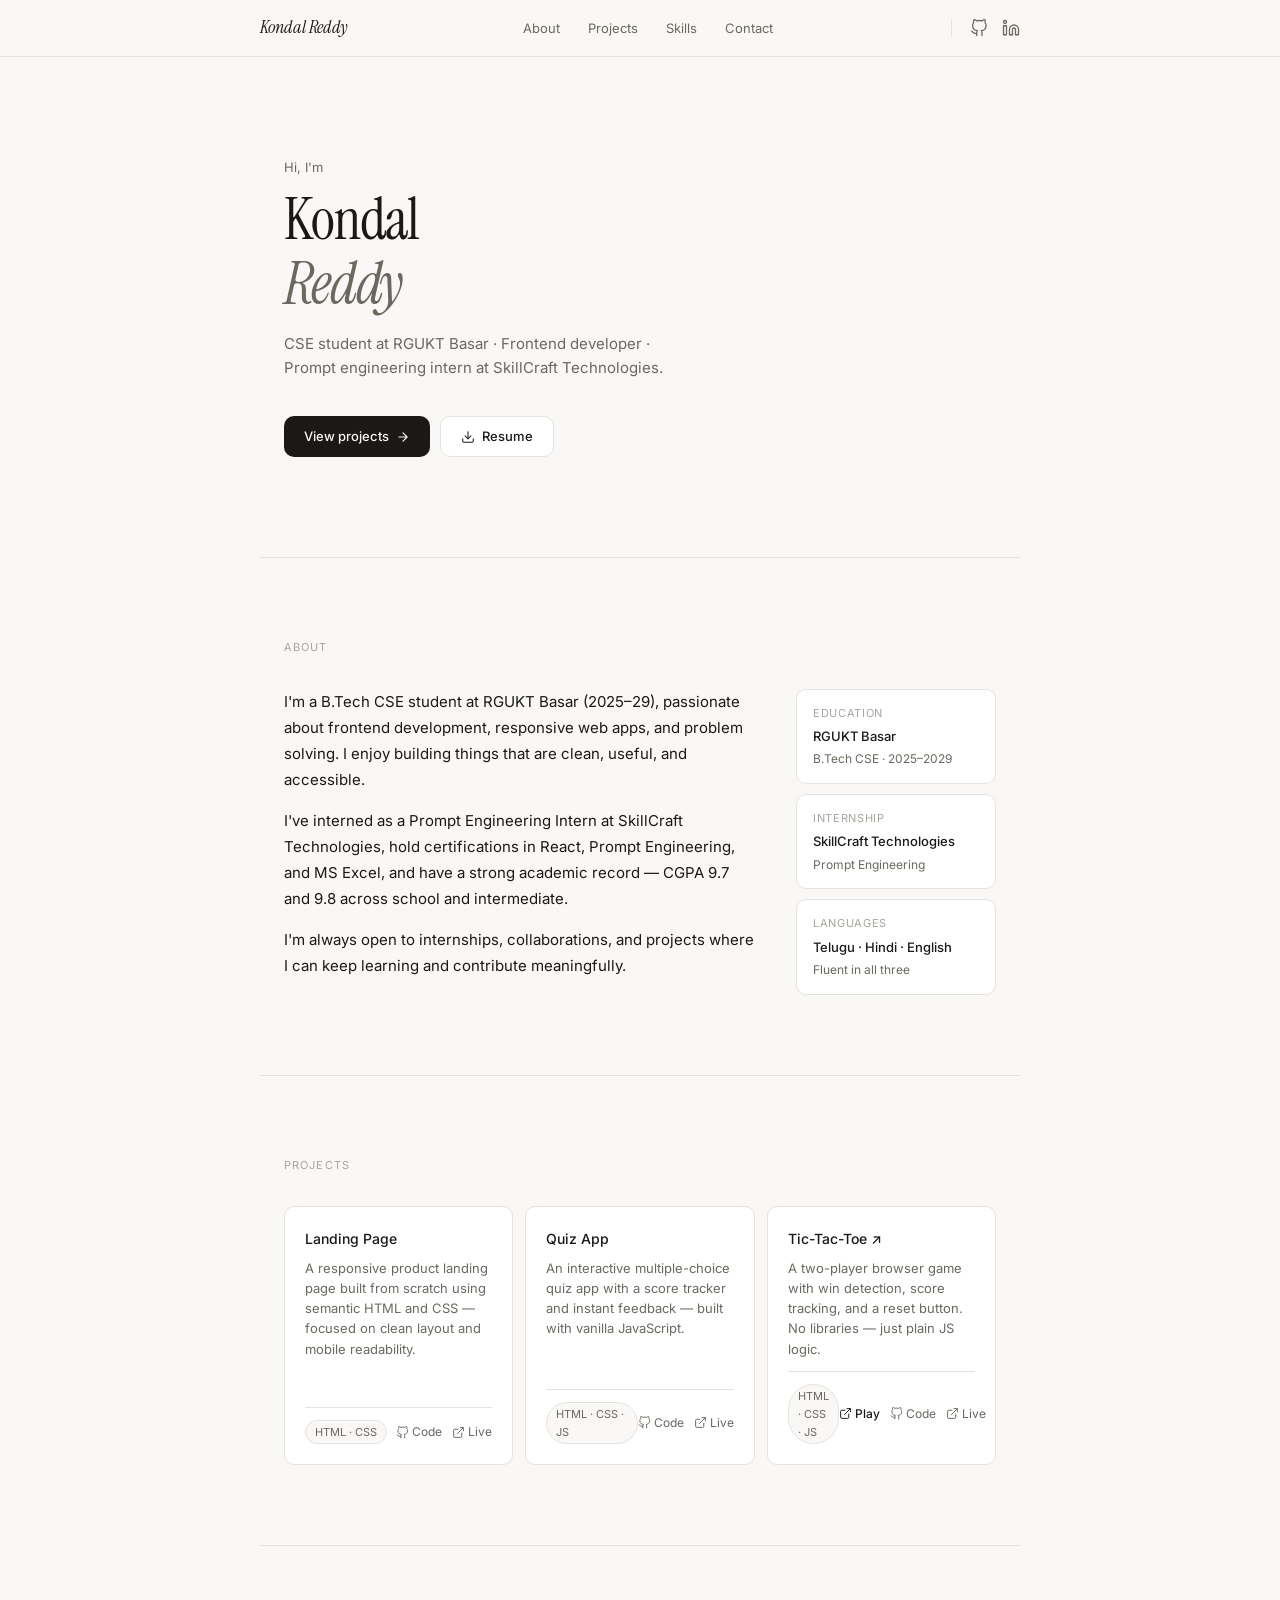
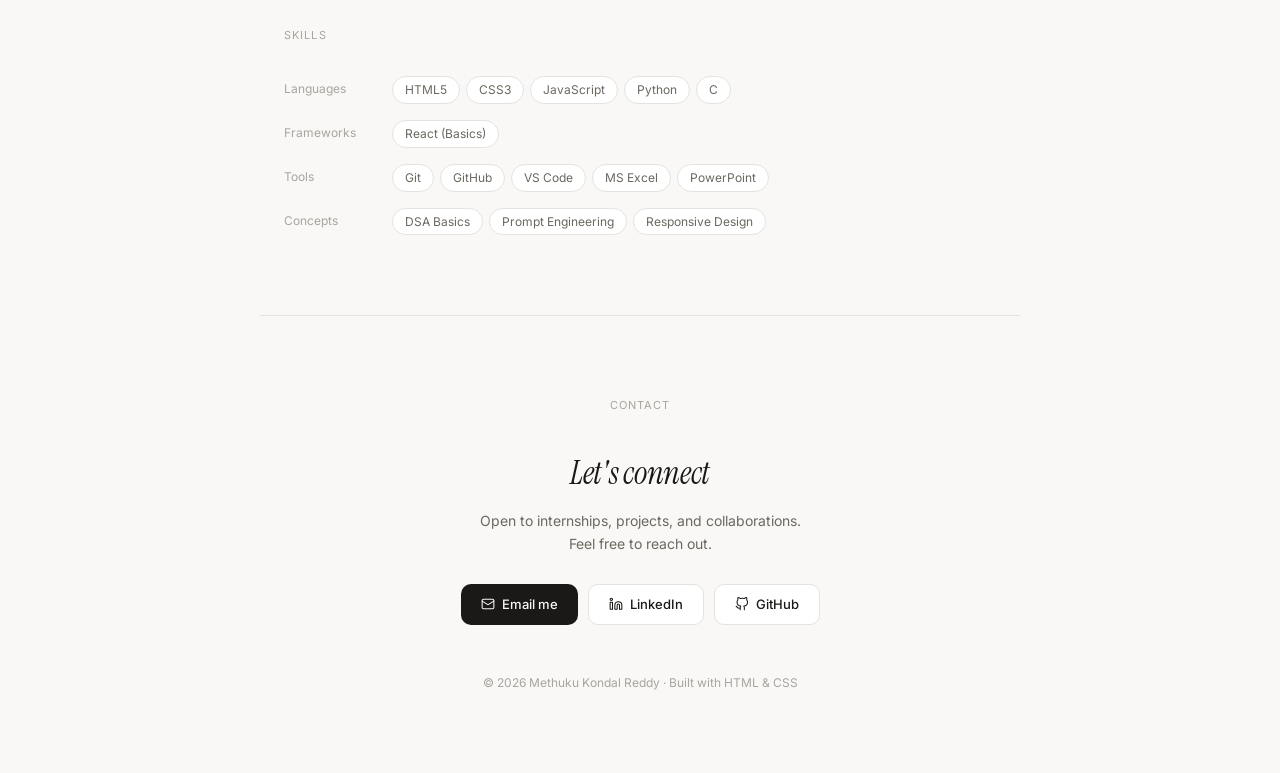
<file: index.html>
<!DOCTYPE html>
<html lang="en">
<head>
<meta charset="UTF-8">
<meta name="viewport" content="width=device-width, initial-scale=1.0">
<title>Methuku Kondal Reddy — CSE Student & Developer</title>
<link rel="preconnect" href="https://fonts.googleapis.com">
<link rel="preconnect" href="https://fonts.gstatic.com" crossorigin>
<link href="https://fonts.googleapis.com/css2?family=Inter:wght@400;500&family=Instrument+Serif:ital@0;1&display=swap" rel="stylesheet">
<style>
  *, *::before, *::after { box-sizing: border-box; margin: 0; padding: 0; }

  :root {
    --bg: #F9F8F6;
    --surface: #FFFFFF;
    --border: #E5E3DE;
    --text: #1A1917;
    --muted: #6B6860;
    --hint: #A8A59F;
    --accent: #1A1917;
    --accent-bg: #1A1917;
    --accent-fg: #F9F8F6;
    --font-display: 'Instrument Serif', Georgia, serif;
    --font-body: 'Inter', system-ui, sans-serif;
    --radius: 10px;
    --max: 760px;
  }

  html { scroll-behavior: smooth; }

  body {
    font-family: var(--font-body);
    background: var(--bg);
    color: var(--text);
    font-size: 15px;
    line-height: 1.65;
    -webkit-font-smoothing: antialiased;
  }

  /* NAV */
  nav {
    position: sticky;
    top: 0;
    z-index: 100;
    background: rgba(249,248,246,0.9);
    backdrop-filter: blur(8px);
    border-bottom: 1px solid var(--border);
    padding: 0 24px;
  }
  .nav-inner {
    max-width: var(--max);
    margin: 0 auto;
    display: flex;
    align-items: center;
    justify-content: space-between;
    height: 56px;
  }
  .nav-logo {
    font-family: var(--font-display);
    font-size: 18px;
    color: var(--text);
    text-decoration: none;
    font-style: italic;
  }
  .nav-links {
    display: flex;
    align-items: center;
    gap: 28px;
    list-style: none;
  }
  .nav-links a {
    font-size: 13px;
    color: var(--muted);
    text-decoration: none;
    transition: color 0.15s;
  }
  .nav-links a:hover { color: var(--text); }
  .nav-socials {
    display: flex;
    align-items: center;
    gap: 14px;
  }
  .nav-socials a {
    color: var(--muted);
    text-decoration: none;
    display: flex;
    align-items: center;
    transition: color 0.15s;
  }
  .nav-socials a:hover { color: var(--text); }
  .nav-socials svg { width: 18px; height: 18px; }
  .nav-divider {
    width: 1px;
    height: 16px;
    background: var(--border);
    margin: 0 4px;
  }

  /* LAYOUT */
  .section {
    max-width: var(--max);
    margin: 0 auto;
    padding: 80px 24px;
  }
  .section + .section {
    border-top: 1px solid var(--border);
  }
  .section-label {
    font-size: 11px;
    letter-spacing: 0.1em;
    text-transform: uppercase;
    color: var(--hint);
    margin-bottom: 32px;
  }

  /* HERO */
  #hero {
    padding-top: 100px;
    padding-bottom: 100px;
  }
  .hero-greeting {
    font-size: 13px;
    color: var(--muted);
    margin-bottom: 10px;
  }
  .hero-name {
    font-family: var(--font-display);
    font-size: clamp(42px, 6vw, 58px);
    font-weight: 400;
    line-height: 1.1;
    margin-bottom: 16px;
    letter-spacing: -0.02em;
  }
  .hero-name em {
    font-style: italic;
    color: var(--muted);
  }
  .hero-role {
    font-size: 15px;
    color: var(--muted);
    max-width: 400px;
    margin-bottom: 36px;
    line-height: 1.6;
  }
  .hero-actions {
    display: flex;
    gap: 10px;
    flex-wrap: wrap;
  }
  .btn {
    display: inline-flex;
    align-items: center;
    gap: 7px;
    padding: 9px 20px;
    border-radius: var(--radius);
    font-family: var(--font-body);
    font-size: 13px;
    font-weight: 500;
    text-decoration: none;
    cursor: pointer;
    transition: opacity 0.15s, background 0.15s;
    border: none;
  }
  .btn-primary {
    background: var(--accent-bg);
    color: var(--accent-fg);
  }
  .btn-primary:hover { opacity: 0.85; }
  .btn-secondary {
    background: var(--surface);
    color: var(--text);
    border: 1px solid var(--border);
  }
  .btn-secondary:hover { background: var(--border); }
  .btn svg { width: 14px; height: 14px; }

  /* ABOUT */
  .about-grid {
    display: grid;
    grid-template-columns: 1fr 200px;
    gap: 40px;
    align-items: start;
  }
  .about-bio {
    font-size: 15px;
    color: var(--text);
    line-height: 1.75;
  }
  .about-bio p + p { margin-top: 14px; }
  .about-cards {
    display: flex;
    flex-direction: column;
    gap: 10px;
  }
  .info-card {
    background: var(--surface);
    border: 1px solid var(--border);
    border-radius: var(--radius);
    padding: 14px 16px;
  }
  .info-card-label {
    font-size: 11px;
    color: var(--hint);
    letter-spacing: 0.06em;
    text-transform: uppercase;
    margin-bottom: 4px;
  }
  .info-card-title {
    font-size: 13px;
    font-weight: 500;
    color: var(--text);
    margin-bottom: 2px;
  }
  .info-card-sub {
    font-size: 12px;
    color: var(--muted);
  }

  /* PROJECTS */
  .projects-grid {
    display: grid;
    grid-template-columns: repeat(auto-fit, minmax(210px, 1fr));
    gap: 12px;
  }
  .project-card {
    background: var(--surface);
    border: 1px solid var(--border);
    border-radius: var(--radius);
    padding: 20px;
    display: flex;
    flex-direction: column;
    gap: 8px;
    transition: border-color 0.15s;
  }
  .project-card:hover { border-color: var(--muted); }
  .project-title {
    font-size: 14px;
    font-weight: 500;
    color: var(--text);
  }
  .project-desc {
    font-size: 13px;
    color: var(--muted);
    line-height: 1.55;
    flex: 1;
  }
  .project-footer {
    display: flex;
    align-items: center;
    justify-content: space-between;
    margin-top: 4px;
    padding-top: 12px;
    border-top: 1px solid var(--border);
  }
  .tag {
    font-size: 11px;
    color: var(--muted);
    background: var(--bg);
    border: 1px solid var(--border);
    border-radius: 99px;
    padding: 2px 9px;
  }
  .project-links {
    display: flex;
    gap: 10px;
  }
  .project-links a {
    color: var(--muted);
    text-decoration: none;
    font-size: 12px;
    display: flex;
    align-items: center;
    gap: 3px;
    transition: color 0.15s;
  }
  .project-links a:hover { color: var(--text); }
  .project-links svg { width: 13px; height: 13px; }

  /* SKILLS */
  .skills-list {
    display: flex;
    flex-direction: column;
    gap: 16px;
  }
  .skill-row {
    display: flex;
    align-items: flex-start;
    gap: 20px;
  }
  .skill-label {
    font-size: 12px;
    color: var(--hint);
    min-width: 88px;
    padding-top: 3px;
    flex-shrink: 0;
  }
  .skill-pills {
    display: flex;
    flex-wrap: wrap;
    gap: 6px;
  }
  .pill {
    font-size: 12px;
    color: var(--muted);
    border: 1px solid var(--border);
    border-radius: 99px;
    padding: 3px 12px;
    background: var(--surface);
  }

  /* CONTACT */
  #contact {
    text-align: center;
  }
  .contact-heading {
    font-family: var(--font-display);
    font-size: 32px;
    font-weight: 400;
    font-style: italic;
    margin-bottom: 10px;
    letter-spacing: -0.01em;
  }
  .contact-sub {
    font-size: 14px;
    color: var(--muted);
    margin-bottom: 28px;
    max-width: 340px;
    margin-left: auto;
    margin-right: auto;
  }
  .contact-actions {
    display: flex;
    justify-content: center;
    gap: 10px;
    flex-wrap: wrap;
    margin-bottom: 48px;
  }
  .footer-line {
    font-size: 12px;
    color: var(--hint);
  }

  /* RESPONSIVE */
  @media (max-width: 600px) {
    .about-grid { grid-template-columns: 1fr; }
    .about-cards { flex-direction: row; flex-wrap: wrap; }
    .info-card { flex: 1; min-width: 140px; }
    .nav-links { display: none; }
    .hero-name { font-size: 36px; }
    #hero { padding-top: 64px; padding-bottom: 64px; }
    .section { padding: 56px 20px; }
  }

  @media (prefers-reduced-motion: reduce) {
    *, *::before, *::after { transition: none !important; }
    html { scroll-behavior: auto; }
  }
</style>
</head>
<body>

<!-- NAV -->
<nav>
  <div class="nav-inner">
    <a href="#hero" class="nav-logo">Kondal Reddy</a>
    <ul class="nav-links">
      <li><a href="#about">About</a></li>
      <li><a href="#projects">Projects</a></li>
      <li><a href="#skills">Skills</a></li>
      <li><a href="#contact">Contact</a></li>
    </ul>
    <div class="nav-socials">
      <div class="nav-divider"></div>
      <a href="https://github.com/kondalreddy-123" target="_blank" rel="noopener" aria-label="GitHub">
        <svg viewBox="0 0 24 24" fill="none" stroke="currentColor" stroke-width="1.7" stroke-linecap="round" stroke-linejoin="round">
          <path d="M9 19c-5 1.5-5-2.5-7-3m14 6v-3.87a3.37 3.37 0 0 0-.94-2.61c3.14-.35 6.44-1.54 6.44-7A5.44 5.44 0 0 0 20 4.77 5.07 5.07 0 0 0 19.91 1S18.73.65 16 2.48a13.38 13.38 0 0 0-7 0C6.27.65 5.09 1 5.09 1A5.07 5.07 0 0 0 5 4.77a5.44 5.44 0 0 0-1.5 3.78c0 5.42 3.3 6.61 6.44 7A3.37 3.37 0 0 0 9 18.13V22"/>
        </svg>
      </a>
      <a href="https://linkedin.com/in/methuku-kondal-reddy" target="_blank" rel="noopener" aria-label="LinkedIn">
        <svg viewBox="0 0 24 24" fill="none" stroke="currentColor" stroke-width="1.7" stroke-linecap="round" stroke-linejoin="round">
          <path d="M16 8a6 6 0 0 1 6 6v7h-4v-7a2 2 0 0 0-2-2 2 2 0 0 0-2 2v7h-4v-7a6 6 0 0 1 6-6z"/>
          <rect x="2" y="9" width="4" height="12"/><circle cx="4" cy="4" r="2"/>
        </svg>
      </a>
    </div>
  </div>
</nav>

<!-- HERO -->
<section id="hero" class="section">
  <p class="hero-greeting">Hi, I'm</p>
  <h1 class="hero-name">Kondal<br><em>Reddy</em></h1>
  <p class="hero-role">CSE student at RGUKT Basar · Frontend developer · Prompt engineering intern at SkillCraft Technologies.</p>
  <div class="hero-actions">
    <a href="#projects" class="btn btn-primary">
      View projects
      <svg viewBox="0 0 24 24" fill="none" stroke="currentColor" stroke-width="2" stroke-linecap="round" stroke-linejoin="round"><path d="M5 12h14M12 5l7 7-7 7"/></svg>
    </a>
    <a href="resume.pdf" download class="btn btn-secondary">
      <svg viewBox="0 0 24 24" fill="none" stroke="currentColor" stroke-width="1.8" stroke-linecap="round" stroke-linejoin="round"><path d="M21 15v4a2 2 0 0 1-2 2H5a2 2 0 0 1-2-2v-4"/><polyline points="7 10 12 15 17 10"/><line x1="12" y1="15" x2="12" y2="3"/></svg>
      Resume
    </a>
  </div>
</section>

<!-- ABOUT -->
<section id="about" class="section">
  <p class="section-label">About</p>
  <div class="about-grid">
    <div class="about-bio">
      <p>I'm a B.Tech CSE student at RGUKT Basar (2025–29), passionate about frontend development, responsive web apps, and problem solving. I enjoy building things that are clean, useful, and accessible.</p>
      <p>I've interned as a Prompt Engineering Intern at SkillCraft Technologies, hold certifications in React, Prompt Engineering, and MS Excel, and have a strong academic record — CGPA 9.7 and 9.8 across school and intermediate.</p>
      <p>I'm always open to internships, collaborations, and projects where I can keep learning and contribute meaningfully.</p>
    </div>
    <div class="about-cards">
      <div class="info-card">
        <p class="info-card-label">Education</p>
        <p class="info-card-title">RGUKT Basar</p>
        <p class="info-card-sub">B.Tech CSE · 2025–2029</p>
      </div>
      <div class="info-card">
        <p class="info-card-label">Internship</p>
        <p class="info-card-title">SkillCraft Technologies</p>
        <p class="info-card-sub">Prompt Engineering</p>
      </div>
      <div class="info-card">
        <p class="info-card-label">Languages</p>
        <p class="info-card-title">Telugu · Hindi · English</p>
        <p class="info-card-sub">Fluent in all three</p>
      </div>
    </div>
  </div>
</section>

<!-- PROJECTS -->
<section id="projects" class="section">
  <p class="section-label">Projects</p>
  <div class="projects-grid">

    <div class="project-card">
      <p class="project-title">Landing Page</p>
      <p class="project-desc">A responsive product landing page built from scratch using semantic HTML and CSS — focused on clean layout and mobile readability.</p>
      <div class="project-footer">
        <span class="tag">HTML · CSS</span>
        <div class="project-links">
          <a href="https://github.com/kondalreddy-123" target="_blank" rel="noopener">
            <svg viewBox="0 0 24 24" fill="none" stroke="currentColor" stroke-width="1.8" stroke-linecap="round" stroke-linejoin="round"><path d="M9 19c-5 1.5-5-2.5-7-3m14 6v-3.87a3.37 3.37 0 0 0-.94-2.61c3.14-.35 6.44-1.54 6.44-7A5.44 5.44 0 0 0 20 4.77 5.07 5.07 0 0 0 19.91 1S18.73.65 16 2.48a13.38 13.38 0 0 0-7 0C6.27.65 5.09 1 5.09 1A5.07 5.07 0 0 0 5 4.77a5.44 5.44 0 0 0-1.5 3.78c0 5.42 3.3 6.61 6.44 7A3.37 3.37 0 0 0 9 18.13V22"/></svg>
            Code
          </a>
          <a href="#" target="_blank" rel="noopener">
            <svg viewBox="0 0 24 24" fill="none" stroke="currentColor" stroke-width="1.8" stroke-linecap="round" stroke-linejoin="round"><path d="M18 13v6a2 2 0 0 1-2 2H5a2 2 0 0 1-2-2V8a2 2 0 0 1 2-2h6"/><polyline points="15 3 21 3 21 9"/><line x1="10" y1="14" x2="21" y2="3"/></svg>
            Live
          </a>
        </div>
      </div>
    </div>

    <div class="project-card">
      <p class="project-title">Quiz App</p>
      <p class="project-desc">An interactive multiple-choice quiz app with a score tracker and instant feedback — built with vanilla JavaScript.</p>
      <div class="project-footer">
        <span class="tag">HTML · CSS · JS</span>
        <div class="project-links">
          <a href="https://github.com/kondalreddy-123" target="_blank" rel="noopener">
            <svg viewBox="0 0 24 24" fill="none" stroke="currentColor" stroke-width="1.8" stroke-linecap="round" stroke-linejoin="round"><path d="M9 19c-5 1.5-5-2.5-7-3m14 6v-3.87a3.37 3.37 0 0 0-.94-2.61c3.14-.35 6.44-1.54 6.44-7A5.44 5.44 0 0 0 20 4.77 5.07 5.07 0 0 0 19.91 1S18.73.65 16 2.48a13.38 13.38 0 0 0-7 0C6.27.65 5.09 1 5.09 1A5.07 5.07 0 0 0 5 4.77a5.44 5.44 0 0 0-1.5 3.78c0 5.42 3.3 6.61 6.44 7A3.37 3.37 0 0 0 9 18.13V22"/></svg>
            Code
          </a>
          <a href="#" target="_blank" rel="noopener">
            <svg viewBox="0 0 24 24" fill="none" stroke="currentColor" stroke-width="1.8" stroke-linecap="round" stroke-linejoin="round"><path d="M18 13v6a2 2 0 0 1-2 2H5a2 2 0 0 1-2-2V8a2 2 0 0 1 2-2h6"/><polyline points="15 3 21 3 21 9"/><line x1="10" y1="14" x2="21" y2="3"/></svg>
            Live
          </a>
        </div>
      </div>
    </div>

    <div class="project-card">
      <a href="tictactoe.html" style="text-decoration:none;"><p class="project-title" style="transition:opacity 0.15s;">Tic-Tac-Toe ↗</p></a>
      <p class="project-desc">A two-player browser game with win detection, score tracking, and a reset button. No libraries — just plain JS logic.</p>
      <div class="project-footer">
        <span class="tag">HTML · CSS · JS</span>
        <div class="project-links">
          <a href="tictactoe.html" target="_blank" rel="noopener" style="color:var(--text);font-weight:500;">
            <svg viewBox="0 0 24 24" fill="none" stroke="currentColor" stroke-width="1.8" stroke-linecap="round" stroke-linejoin="round"><path d="M18 13v6a2 2 0 0 1-2 2H5a2 2 0 0 1-2-2V8a2 2 0 0 1 2-2h6"/><polyline points="15 3 21 3 21 9"/><line x1="10" y1="14" x2="21" y2="3"/></svg>
            Play
          </a>
          <a href="https://github.com/kondalreddy-123" target="_blank" rel="noopener">
            <svg viewBox="0 0 24 24" fill="none" stroke="currentColor" stroke-width="1.8" stroke-linecap="round" stroke-linejoin="round"><path d="M9 19c-5 1.5-5-2.5-7-3m14 6v-3.87a3.37 3.37 0 0 0-.94-2.61c3.14-.35 6.44-1.54 6.44-7A5.44 5.44 0 0 0 20 4.77 5.07 5.07 0 0 0 19.91 1S18.73.65 16 2.48a13.38 13.38 0 0 0-7 0C6.27.65 5.09 1 5.09 1A5.07 5.07 0 0 0 5 4.77a5.44 5.44 0 0 0-1.5 3.78c0 5.42 3.3 6.61 6.44 7A3.37 3.37 0 0 0 9 18.13V22"/></svg>
            Code
          </a>
          <a href="#" target="_blank" rel="noopener">
            <svg viewBox="0 0 24 24" fill="none" stroke="currentColor" stroke-width="1.8" stroke-linecap="round" stroke-linejoin="round"><path d="M18 13v6a2 2 0 0 1-2 2H5a2 2 0 0 1-2-2V8a2 2 0 0 1 2-2h6"/><polyline points="15 3 21 3 21 9"/><line x1="10" y1="14" x2="21" y2="3"/></svg>
            Live
          </a>
        </div>
      </div>
    </div>

  </div>
</section>

<!-- SKILLS -->
<section id="skills" class="section">
  <p class="section-label">Skills</p>
  <div class="skills-list">
    <div class="skill-row">
      <span class="skill-label">Languages</span>
      <div class="skill-pills">
        <span class="pill">HTML5</span>
        <span class="pill">CSS3</span>
        <span class="pill">JavaScript</span>
        <span class="pill">Python</span>
        <span class="pill">C</span>
      </div>
    </div>
    <div class="skill-row">
      <span class="skill-label">Frameworks</span>
      <div class="skill-pills">
        <span class="pill">React (Basics)</span>
      </div>
    </div>
    <div class="skill-row">
      <span class="skill-label">Tools</span>
      <div class="skill-pills">
        <span class="pill">Git</span>
        <span class="pill">GitHub</span>
        <span class="pill">VS Code</span>
        <span class="pill">MS Excel</span>
        <span class="pill">PowerPoint</span>
      </div>
    </div>
    <div class="skill-row">
      <span class="skill-label">Concepts</span>
      <div class="skill-pills">
        <span class="pill">DSA Basics</span>
        <span class="pill">Prompt Engineering</span>
        <span class="pill">Responsive Design</span>
      </div>
    </div>
  </div>
</section>

<!-- CONTACT -->
<section id="contact" class="section">
  <p class="section-label" style="text-align:center;">Contact</p>
  <h2 class="contact-heading">Let's connect</h2>
  <p class="contact-sub">Open to internships, projects, and collaborations. Feel free to reach out.</p>
  <div class="contact-actions">
    <a href="mailto:mkondalreddy20@gmail.com" class="btn btn-primary">
      <svg viewBox="0 0 24 24" fill="none" stroke="currentColor" stroke-width="1.8" stroke-linecap="round" stroke-linejoin="round" style="width:14px;height:14px;"><rect x="2" y="4" width="20" height="16" rx="2"/><path d="m22 7-8.97 5.7a1.94 1.94 0 0 1-2.06 0L2 7"/></svg>
      Email me
    </a>
    <a href="https://linkedin.com/in/methuku-kondal-reddy" target="_blank" rel="noopener" class="btn btn-secondary">
      <svg viewBox="0 0 24 24" fill="none" stroke="currentColor" stroke-width="1.8" stroke-linecap="round" stroke-linejoin="round" style="width:14px;height:14px;"><path d="M16 8a6 6 0 0 1 6 6v7h-4v-7a2 2 0 0 0-2-2 2 2 0 0 0-2 2v7h-4v-7a6 6 0 0 1 6-6z"/><rect x="2" y="9" width="4" height="12"/><circle cx="4" cy="4" r="2"/></svg>
      LinkedIn
    </a>
    <a href="https://github.com/kondalreddy-123" target="_blank" rel="noopener" class="btn btn-secondary">
      <svg viewBox="0 0 24 24" fill="none" stroke="currentColor" stroke-width="1.8" stroke-linecap="round" stroke-linejoin="round" style="width:14px;height:14px;"><path d="M9 19c-5 1.5-5-2.5-7-3m14 6v-3.87a3.37 3.37 0 0 0-.94-2.61c3.14-.35 6.44-1.54 6.44-7A5.44 5.44 0 0 0 20 4.77 5.07 5.07 0 0 0 19.91 1S18.73.65 16 2.48a13.38 13.38 0 0 0-7 0C6.27.65 5.09 1 5.09 1A5.07 5.07 0 0 0 5 4.77a5.44 5.44 0 0 0-1.5 3.78c0 5.42 3.3 6.61 6.44 7A3.37 3.37 0 0 0 9 18.13V22"/></svg>
      GitHub
    </a>
  </div>
  <p class="footer-line">© 2026 Methuku Kondal Reddy · Built with HTML & CSS</p>
</section>

</body>
</html>
</file>
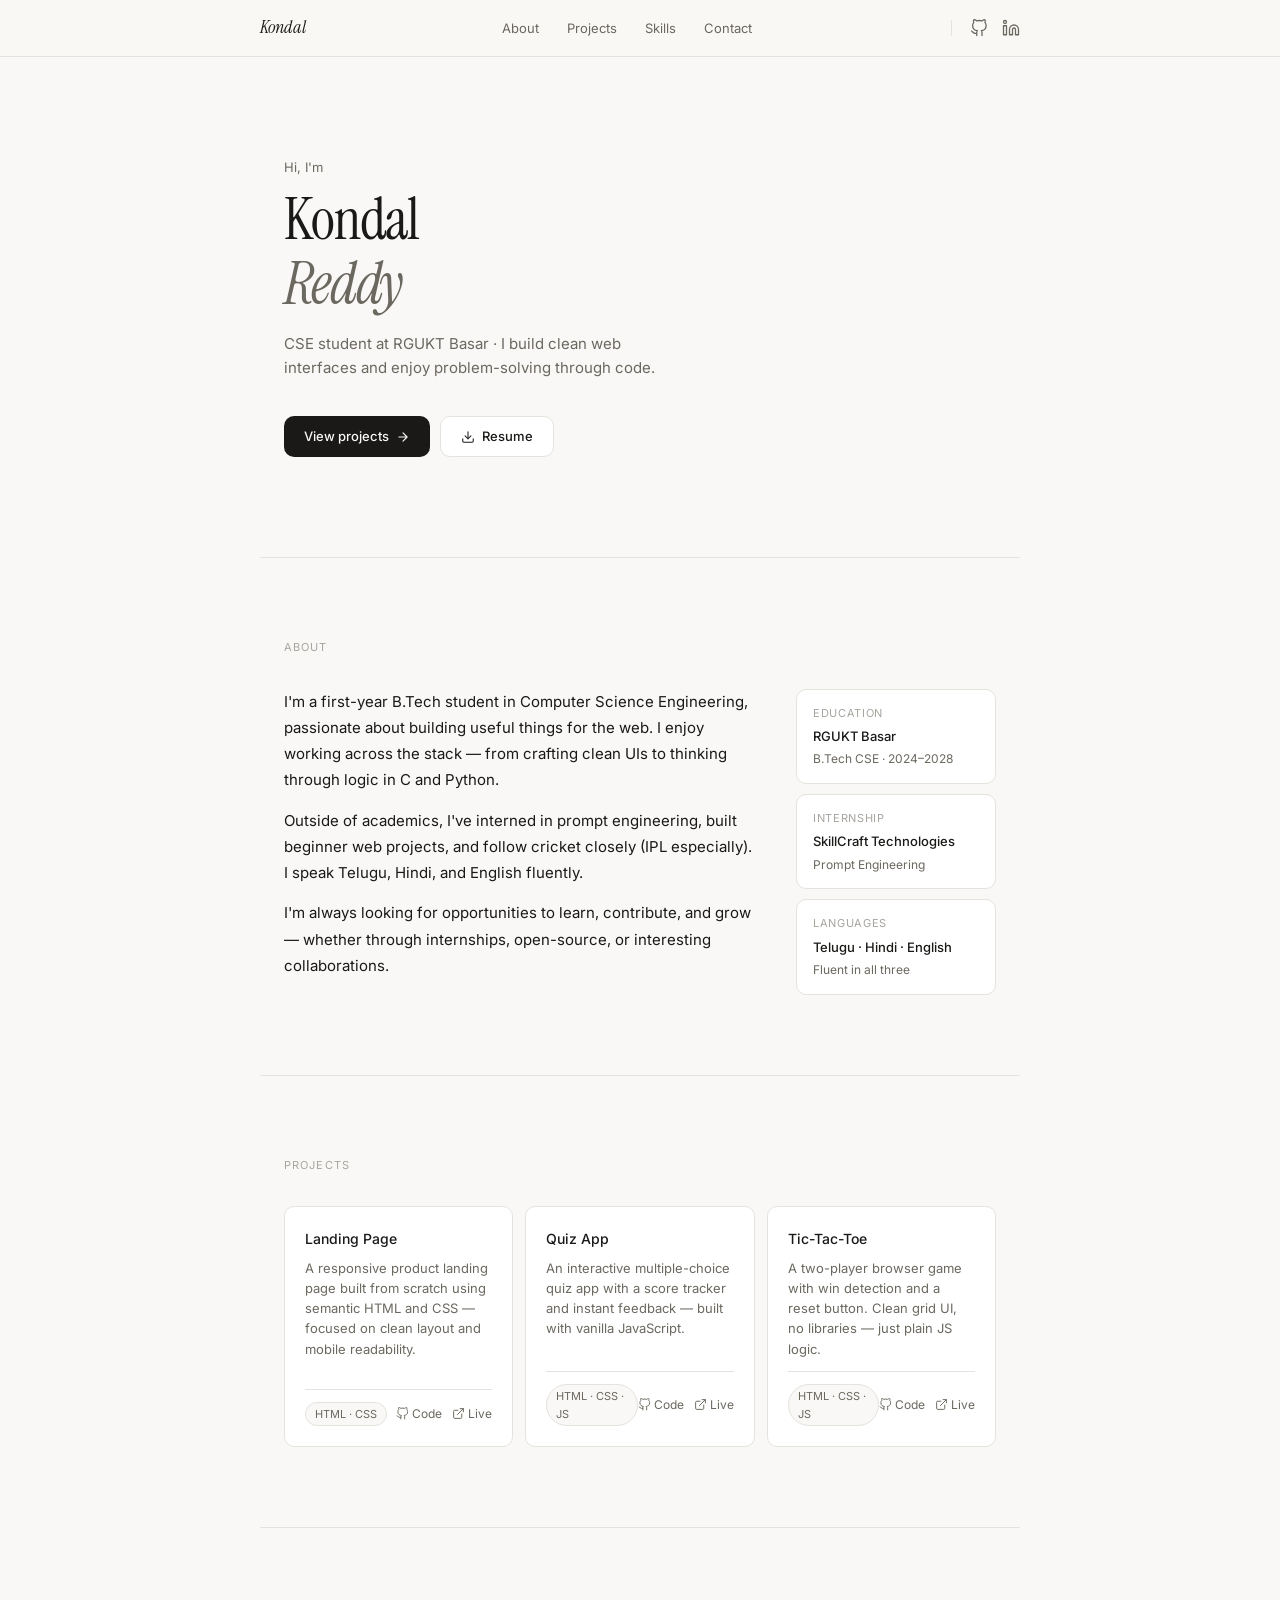
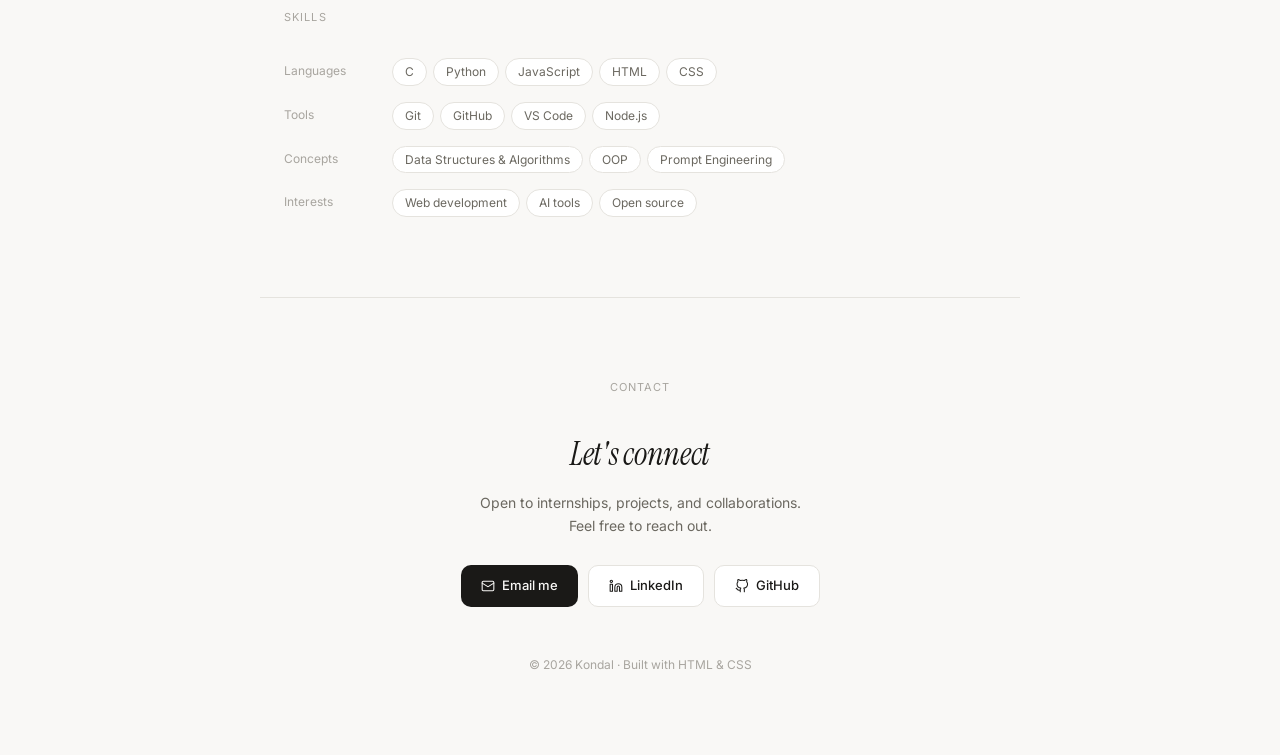
<file: portfolio.html>
<!DOCTYPE html>
<html lang="en">
<head>
<meta charset="UTF-8">
<meta name="viewport" content="width=device-width, initial-scale=1.0">
<title>Kondal — CSE Student & Developer</title>
<link rel="preconnect" href="https://fonts.googleapis.com">
<link rel="preconnect" href="https://fonts.gstatic.com" crossorigin>
<link href="https://fonts.googleapis.com/css2?family=Inter:wght@400;500&family=Instrument+Serif:ital@0;1&display=swap" rel="stylesheet">
<style>
  *, *::before, *::after { box-sizing: border-box; margin: 0; padding: 0; }

  :root {
    --bg: #F9F8F6;
    --surface: #FFFFFF;
    --border: #E5E3DE;
    --text: #1A1917;
    --muted: #6B6860;
    --hint: #A8A59F;
    --accent: #1A1917;
    --accent-bg: #1A1917;
    --accent-fg: #F9F8F6;
    --font-display: 'Instrument Serif', Georgia, serif;
    --font-body: 'Inter', system-ui, sans-serif;
    --radius: 10px;
    --max: 760px;
  }

  html { scroll-behavior: smooth; }

  body {
    font-family: var(--font-body);
    background: var(--bg);
    color: var(--text);
    font-size: 15px;
    line-height: 1.65;
    -webkit-font-smoothing: antialiased;
  }

  /* NAV */
  nav {
    position: sticky;
    top: 0;
    z-index: 100;
    background: rgba(249,248,246,0.9);
    backdrop-filter: blur(8px);
    border-bottom: 1px solid var(--border);
    padding: 0 24px;
  }
  .nav-inner {
    max-width: var(--max);
    margin: 0 auto;
    display: flex;
    align-items: center;
    justify-content: space-between;
    height: 56px;
  }
  .nav-logo {
    font-family: var(--font-display);
    font-size: 18px;
    color: var(--text);
    text-decoration: none;
    font-style: italic;
  }
  .nav-links {
    display: flex;
    align-items: center;
    gap: 28px;
    list-style: none;
  }
  .nav-links a {
    font-size: 13px;
    color: var(--muted);
    text-decoration: none;
    transition: color 0.15s;
  }
  .nav-links a:hover { color: var(--text); }
  .nav-socials {
    display: flex;
    align-items: center;
    gap: 14px;
  }
  .nav-socials a {
    color: var(--muted);
    text-decoration: none;
    display: flex;
    align-items: center;
    transition: color 0.15s;
  }
  .nav-socials a:hover { color: var(--text); }
  .nav-socials svg { width: 18px; height: 18px; }
  .nav-divider {
    width: 1px;
    height: 16px;
    background: var(--border);
    margin: 0 4px;
  }

  /* LAYOUT */
  .section {
    max-width: var(--max);
    margin: 0 auto;
    padding: 80px 24px;
  }
  .section + .section {
    border-top: 1px solid var(--border);
  }
  .section-label {
    font-size: 11px;
    letter-spacing: 0.1em;
    text-transform: uppercase;
    color: var(--hint);
    margin-bottom: 32px;
  }

  /* HERO */
  #hero {
    padding-top: 100px;
    padding-bottom: 100px;
  }
  .hero-greeting {
    font-size: 13px;
    color: var(--muted);
    margin-bottom: 10px;
  }
  .hero-name {
    font-family: var(--font-display);
    font-size: clamp(42px, 6vw, 58px);
    font-weight: 400;
    line-height: 1.1;
    margin-bottom: 16px;
    letter-spacing: -0.02em;
  }
  .hero-name em {
    font-style: italic;
    color: var(--muted);
  }
  .hero-role {
    font-size: 15px;
    color: var(--muted);
    max-width: 400px;
    margin-bottom: 36px;
    line-height: 1.6;
  }
  .hero-actions {
    display: flex;
    gap: 10px;
    flex-wrap: wrap;
  }
  .btn {
    display: inline-flex;
    align-items: center;
    gap: 7px;
    padding: 9px 20px;
    border-radius: var(--radius);
    font-family: var(--font-body);
    font-size: 13px;
    font-weight: 500;
    text-decoration: none;
    cursor: pointer;
    transition: opacity 0.15s, background 0.15s;
    border: none;
  }
  .btn-primary {
    background: var(--accent-bg);
    color: var(--accent-fg);
  }
  .btn-primary:hover { opacity: 0.85; }
  .btn-secondary {
    background: var(--surface);
    color: var(--text);
    border: 1px solid var(--border);
  }
  .btn-secondary:hover { background: var(--border); }
  .btn svg { width: 14px; height: 14px; }

  /* ABOUT */
  .about-grid {
    display: grid;
    grid-template-columns: 1fr 200px;
    gap: 40px;
    align-items: start;
  }
  .about-bio {
    font-size: 15px;
    color: var(--text);
    line-height: 1.75;
  }
  .about-bio p + p { margin-top: 14px; }
  .about-cards {
    display: flex;
    flex-direction: column;
    gap: 10px;
  }
  .info-card {
    background: var(--surface);
    border: 1px solid var(--border);
    border-radius: var(--radius);
    padding: 14px 16px;
  }
  .info-card-label {
    font-size: 11px;
    color: var(--hint);
    letter-spacing: 0.06em;
    text-transform: uppercase;
    margin-bottom: 4px;
  }
  .info-card-title {
    font-size: 13px;
    font-weight: 500;
    color: var(--text);
    margin-bottom: 2px;
  }
  .info-card-sub {
    font-size: 12px;
    color: var(--muted);
  }

  /* PROJECTS */
  .projects-grid {
    display: grid;
    grid-template-columns: repeat(auto-fit, minmax(210px, 1fr));
    gap: 12px;
  }
  .project-card {
    background: var(--surface);
    border: 1px solid var(--border);
    border-radius: var(--radius);
    padding: 20px;
    display: flex;
    flex-direction: column;
    gap: 8px;
    transition: border-color 0.15s;
  }
  .project-card:hover { border-color: var(--muted); }
  .project-title {
    font-size: 14px;
    font-weight: 500;
    color: var(--text);
  }
  .project-desc {
    font-size: 13px;
    color: var(--muted);
    line-height: 1.55;
    flex: 1;
  }
  .project-footer {
    display: flex;
    align-items: center;
    justify-content: space-between;
    margin-top: 4px;
    padding-top: 12px;
    border-top: 1px solid var(--border);
  }
  .tag {
    font-size: 11px;
    color: var(--muted);
    background: var(--bg);
    border: 1px solid var(--border);
    border-radius: 99px;
    padding: 2px 9px;
  }
  .project-links {
    display: flex;
    gap: 10px;
  }
  .project-links a {
    color: var(--muted);
    text-decoration: none;
    font-size: 12px;
    display: flex;
    align-items: center;
    gap: 3px;
    transition: color 0.15s;
  }
  .project-links a:hover { color: var(--text); }
  .project-links svg { width: 13px; height: 13px; }

  /* SKILLS */
  .skills-list {
    display: flex;
    flex-direction: column;
    gap: 16px;
  }
  .skill-row {
    display: flex;
    align-items: flex-start;
    gap: 20px;
  }
  .skill-label {
    font-size: 12px;
    color: var(--hint);
    min-width: 88px;
    padding-top: 3px;
    flex-shrink: 0;
  }
  .skill-pills {
    display: flex;
    flex-wrap: wrap;
    gap: 6px;
  }
  .pill {
    font-size: 12px;
    color: var(--muted);
    border: 1px solid var(--border);
    border-radius: 99px;
    padding: 3px 12px;
    background: var(--surface);
  }

  /* CONTACT */
  #contact {
    text-align: center;
  }
  .contact-heading {
    font-family: var(--font-display);
    font-size: 32px;
    font-weight: 400;
    font-style: italic;
    margin-bottom: 10px;
    letter-spacing: -0.01em;
  }
  .contact-sub {
    font-size: 14px;
    color: var(--muted);
    margin-bottom: 28px;
    max-width: 340px;
    margin-left: auto;
    margin-right: auto;
  }
  .contact-actions {
    display: flex;
    justify-content: center;
    gap: 10px;
    flex-wrap: wrap;
    margin-bottom: 48px;
  }
  .footer-line {
    font-size: 12px;
    color: var(--hint);
  }

  /* RESPONSIVE */
  @media (max-width: 600px) {
    .about-grid { grid-template-columns: 1fr; }
    .about-cards { flex-direction: row; flex-wrap: wrap; }
    .info-card { flex: 1; min-width: 140px; }
    .nav-links { display: none; }
    .hero-name { font-size: 36px; }
    #hero { padding-top: 64px; padding-bottom: 64px; }
    .section { padding: 56px 20px; }
  }

  @media (prefers-reduced-motion: reduce) {
    *, *::before, *::after { transition: none !important; }
    html { scroll-behavior: auto; }
  }
</style>
</head>
<body>

<!-- NAV -->
<nav>
  <div class="nav-inner">
    <a href="#hero" class="nav-logo">Kondal</a>
    <ul class="nav-links">
      <li><a href="#about">About</a></li>
      <li><a href="#projects">Projects</a></li>
      <li><a href="#skills">Skills</a></li>
      <li><a href="#contact">Contact</a></li>
    </ul>
    <div class="nav-socials">
      <div class="nav-divider"></div>
      <a href="https://github.com/" target="_blank" rel="noopener" aria-label="GitHub">
        <svg viewBox="0 0 24 24" fill="none" stroke="currentColor" stroke-width="1.7" stroke-linecap="round" stroke-linejoin="round">
          <path d="M9 19c-5 1.5-5-2.5-7-3m14 6v-3.87a3.37 3.37 0 0 0-.94-2.61c3.14-.35 6.44-1.54 6.44-7A5.44 5.44 0 0 0 20 4.77 5.07 5.07 0 0 0 19.91 1S18.73.65 16 2.48a13.38 13.38 0 0 0-7 0C6.27.65 5.09 1 5.09 1A5.07 5.07 0 0 0 5 4.77a5.44 5.44 0 0 0-1.5 3.78c0 5.42 3.3 6.61 6.44 7A3.37 3.37 0 0 0 9 18.13V22"/>
        </svg>
      </a>
      <a href="https://linkedin.com/" target="_blank" rel="noopener" aria-label="LinkedIn">
        <svg viewBox="0 0 24 24" fill="none" stroke="currentColor" stroke-width="1.7" stroke-linecap="round" stroke-linejoin="round">
          <path d="M16 8a6 6 0 0 1 6 6v7h-4v-7a2 2 0 0 0-2-2 2 2 0 0 0-2 2v7h-4v-7a6 6 0 0 1 6-6z"/>
          <rect x="2" y="9" width="4" height="12"/><circle cx="4" cy="4" r="2"/>
        </svg>
      </a>
    </div>
  </div>
</nav>

<!-- HERO -->
<section id="hero" class="section">
  <p class="hero-greeting">Hi, I'm</p>
  <h1 class="hero-name">Kondal<br><em>Reddy</em></h1>
  <p class="hero-role">CSE student at RGUKT Basar · I build clean web interfaces and enjoy problem-solving through code.</p>
  <div class="hero-actions">
    <a href="c:\Users\acer\Desktop\k.html" class="btn btn-primary">
      View projects
      <svg viewBox="0 0 24 24" fill="none" stroke="currentColor" stroke-width="2" stroke-linecap="round" stroke-linejoin="round"><path d="M5 12h14M12 5l7 7-7 7"/></svg>
    </a>
    <a href="c:\Users\acer\Downloads\resume.docx" download class="btn btn-secondary">
      <svg viewBox="0 0 24 24" fill="none" stroke="currentColor" stroke-width="1.8" stroke-linecap="round" stroke-linejoin="round"><path d="M21 15v4a2 2 0 0 1-2 2H5a2 2 0 0 1-2-2v-4"/><polyline points="7 10 12 15 17 10"/><line x1="12" y1="15" x2="12" y2="3"/></svg>
      Resume
    </a>
  </div>
</section>

<!-- ABOUT -->
<section id="about" class="section">
  <p class="section-label">About</p>
  <div class="about-grid">
    <div class="about-bio">
      <p>I'm a first-year B.Tech student in Computer Science Engineering, passionate about building useful things for the web. I enjoy working across the stack — from crafting clean UIs to thinking through logic in C and Python.</p>
      <p>Outside of academics, I've interned in prompt engineering, built beginner web projects, and follow cricket closely (IPL especially). I speak Telugu, Hindi, and English fluently.</p>
      <p>I'm always looking for opportunities to learn, contribute, and grow — whether through internships, open-source, or interesting collaborations.</p>
    </div>
    <div class="about-cards">
      <div class="info-card">
        <p class="info-card-label">Education</p>
        <p class="info-card-title">RGUKT Basar</p>
        <p class="info-card-sub">B.Tech CSE · 2024–2028</p>
      </div>
      <div class="info-card">
        <p class="info-card-label">Internship</p>
        <p class="info-card-title">SkillCraft Technologies</p>
        <p class="info-card-sub">Prompt Engineering</p>
      </div>
      <div class="info-card">
        <p class="info-card-label">Languages</p>
        <p class="info-card-title">Telugu · Hindi · English</p>
        <p class="info-card-sub">Fluent in all three</p>
      </div>
    </div>
  </div>
</section>

<!-- PROJECTS -->
<section id="projects" class="section">
  <p class="section-label">Projects</p>
  <div class="projects-grid">

    <div class="project-card">
      <p class="project-title">Landing Page</p>
      <p class="project-desc">A responsive product landing page built from scratch using semantic HTML and CSS — focused on clean layout and mobile readability.</p>
      <div class="project-footer">
        <span class="tag">HTML · CSS</span>
        <div class="project-links">
          <a href="https://github.com/" target="_blank" rel="noopener">
            <svg viewBox="0 0 24 24" fill="none" stroke="currentColor" stroke-width="1.8" stroke-linecap="round" stroke-linejoin="round"><path d="M9 19c-5 1.5-5-2.5-7-3m14 6v-3.87a3.37 3.37 0 0 0-.94-2.61c3.14-.35 6.44-1.54 6.44-7A5.44 5.44 0 0 0 20 4.77 5.07 5.07 0 0 0 19.91 1S18.73.65 16 2.48a13.38 13.38 0 0 0-7 0C6.27.65 5.09 1 5.09 1A5.07 5.07 0 0 0 5 4.77a5.44 5.44 0 0 0-1.5 3.78c0 5.42 3.3 6.61 6.44 7A3.37 3.37 0 0 0 9 18.13V22"/></svg>
            Code
          </a>
          <a href="#" target="_blank" rel="noopener">
            <svg viewBox="0 0 24 24" fill="none" stroke="currentColor" stroke-width="1.8" stroke-linecap="round" stroke-linejoin="round"><path d="M18 13v6a2 2 0 0 1-2 2H5a2 2 0 0 1-2-2V8a2 2 0 0 1 2-2h6"/><polyline points="15 3 21 3 21 9"/><line x1="10" y1="14" x2="21" y2="3"/></svg>
            Live
          </a>
        </div>
      </div>
    </div>

    <div class="project-card">
      <p class="project-title">Quiz App</p>
      <p class="project-desc">An interactive multiple-choice quiz app with a score tracker and instant feedback — built with vanilla JavaScript.</p>
      <div class="project-footer">
        <span class="tag">HTML · CSS · JS</span>
        <div class="project-links">
          <a href="https://github.com/" target="_blank" rel="noopener">
            <svg viewBox="0 0 24 24" fill="none" stroke="currentColor" stroke-width="1.8" stroke-linecap="round" stroke-linejoin="round"><path d="M9 19c-5 1.5-5-2.5-7-3m14 6v-3.87a3.37 3.37 0 0 0-.94-2.61c3.14-.35 6.44-1.54 6.44-7A5.44 5.44 0 0 0 20 4.77 5.07 5.07 0 0 0 19.91 1S18.73.65 16 2.48a13.38 13.38 0 0 0-7 0C6.27.65 5.09 1 5.09 1A5.07 5.07 0 0 0 5 4.77a5.44 5.44 0 0 0-1.5 3.78c0 5.42 3.3 6.61 6.44 7A3.37 3.37 0 0 0 9 18.13V22"/></svg>
            Code
          </a>
          <a href="#" target="_blank" rel="noopener">
            <svg viewBox="0 0 24 24" fill="none" stroke="currentColor" stroke-width="1.8" stroke-linecap="round" stroke-linejoin="round"><path d="M18 13v6a2 2 0 0 1-2 2H5a2 2 0 0 1-2-2V8a2 2 0 0 1 2-2h6"/><polyline points="15 3 21 3 21 9"/><line x1="10" y1="14" x2="21" y2="3"/></svg>
            Live
          </a>
        </div>
      </div>
    </div>

    <div class="project-card">
      <p class="project-title">Tic-Tac-Toe</p>
      <p class="project-desc">A two-player browser game with win detection and a reset button. Clean grid UI, no libraries — just plain JS logic.</p>
      <div class="project-footer">
        <span class="tag">HTML · CSS · JS</span>
        <div class="project-links">
          <a href="https://github.com/" target="_blank" rel="noopener">
            <svg viewBox="0 0 24 24" fill="none" stroke="currentColor" stroke-width="1.8" stroke-linecap="round" stroke-linejoin="round"><path d="M9 19c-5 1.5-5-2.5-7-3m14 6v-3.87a3.37 3.37 0 0 0-.94-2.61c3.14-.35 6.44-1.54 6.44-7A5.44 5.44 0 0 0 20 4.77 5.07 5.07 0 0 0 19.91 1S18.73.65 16 2.48a13.38 13.38 0 0 0-7 0C6.27.65 5.09 1 5.09 1A5.07 5.07 0 0 0 5 4.77a5.44 5.44 0 0 0-1.5 3.78c0 5.42 3.3 6.61 6.44 7A3.37 3.37 0 0 0 9 18.13V22"/></svg>
            Code
          </a>
          <a href="#" target="_blank" rel="noopener">
            <svg viewBox="0 0 24 24" fill="none" stroke="currentColor" stroke-width="1.8" stroke-linecap="round" stroke-linejoin="round"><path d="M18 13v6a2 2 0 0 1-2 2H5a2 2 0 0 1-2-2V8a2 2 0 0 1 2-2h6"/><polyline points="15 3 21 3 21 9"/><line x1="10" y1="14" x2="21" y2="3"/></svg>
            Live
          </a>
        </div>
      </div>
    </div>

  </div>
</section>

<!-- SKILLS -->
<section id="skills" class="section">
  <p class="section-label">Skills</p>
  <div class="skills-list">
    <div class="skill-row">
      <span class="skill-label">Languages</span>
      <div class="skill-pills">
        <span class="pill">C</span>
        <span class="pill">Python</span>
        <span class="pill">JavaScript</span>
        <span class="pill">HTML</span>
        <span class="pill">CSS</span>
      </div>
    </div>
    <div class="skill-row">
      <span class="skill-label">Tools</span>
      <div class="skill-pills">
        <span class="pill">Git</span>
        <span class="pill">GitHub</span>
        <span class="pill">VS Code</span>
        <span class="pill">Node.js</span>
      </div>
    </div>
    <div class="skill-row">
      <span class="skill-label">Concepts</span>
      <div class="skill-pills">
        <span class="pill">Data Structures & Algorithms</span>
        <span class="pill">OOP</span>
        <span class="pill">Prompt Engineering</span>
      </div>
    </div>
    <div class="skill-row">
      <span class="skill-label">Interests</span>
      <div class="skill-pills">
        <span class="pill">Web development</span>
        <span class="pill">AI tools</span>
        <span class="pill">Open source</span>
      </div>
    </div>
  </div>
</section>

<!-- CONTACT -->
<section id="contact" class="section">
  <p class="section-label" style="text-align:center;">Contact</p>
  <h2 class="contact-heading">Let's connect</h2>
  <p class="contact-sub">Open to internships, projects, and collaborations. Feel free to reach out.</p>
  <div class="contact-actions">
    <a href="mailto:mkondalreddy20@gmail.com" class="btn btn-primary">
      <svg viewBox="0 0 24 24" fill="none" stroke="currentColor" stroke-width="1.8" stroke-linecap="round" stroke-linejoin="round" style="width:14px;height:14px;"><rect x="2" y="4" width="20" height="16" rx="2"/><path d="m22 7-8.97 5.7a1.94 1.94 0 0 1-2.06 0L2 7"/></svg>
      Email me
    </a>
    <a href="https://www.linkedin.com/in/methuku-kondal-reddy-026654380/?lipi=urn%3Ali%3Apage%3Ad_flagship3_feed%3B9xw6gReyQN6uhWTZ8%2Bs0ow%3D%3D" target="_blank" rel="noopener" class="btn btn-secondary">
      <svg viewBox="0 0 24 24" fill="none" stroke="currentColor" stroke-width="1.8" stroke-linecap="round" stroke-linejoin="round" style="width:14px;height:14px;"><path d="M16 8a6 6 0 0 1 6 6v7h-4v-7a2 2 0 0 0-2-2 2 2 0 0 0-2 2v7h-4v-7a6 6 0 0 1 6-6z"/><rect x="2" y="9" width="4" height="12"/><circle cx="4" cy="4" r="2"/></svg>
      LinkedIn
    </a>
    <a href="https://github.com/kondalreddy-123" target="_blank" rel="noopener" class="btn btn-secondary">
      <svg viewBox="0 0 24 24" fill="none" stroke="currentColor" stroke-width="1.8" stroke-linecap="round" stroke-linejoin="round" style="width:14px;height:14px;"><path d="M9 19c-5 1.5-5-2.5-7-3m14 6v-3.87a3.37 3.37 0 0 0-.94-2.61c3.14-.35 6.44-1.54 6.44-7A5.44 5.44 0 0 0 20 4.77 5.07 5.07 0 0 0 19.91 1S18.73.65 16 2.48a13.38 13.38 0 0 0-7 0C6.27.65 5.09 1 5.09 1A5.07 5.07 0 0 0 5 4.77a5.44 5.44 0 0 0-1.5 3.78c0 5.42 3.3 6.61 6.44 7A3.37 3.37 0 0 0 9 18.13V22"/></svg>
      GitHub
    </a>
  </div>
  <p class="footer-line">© 2026 Kondal · Built with HTML & CSS</p>
</section>

</body>
</html>
</file>
